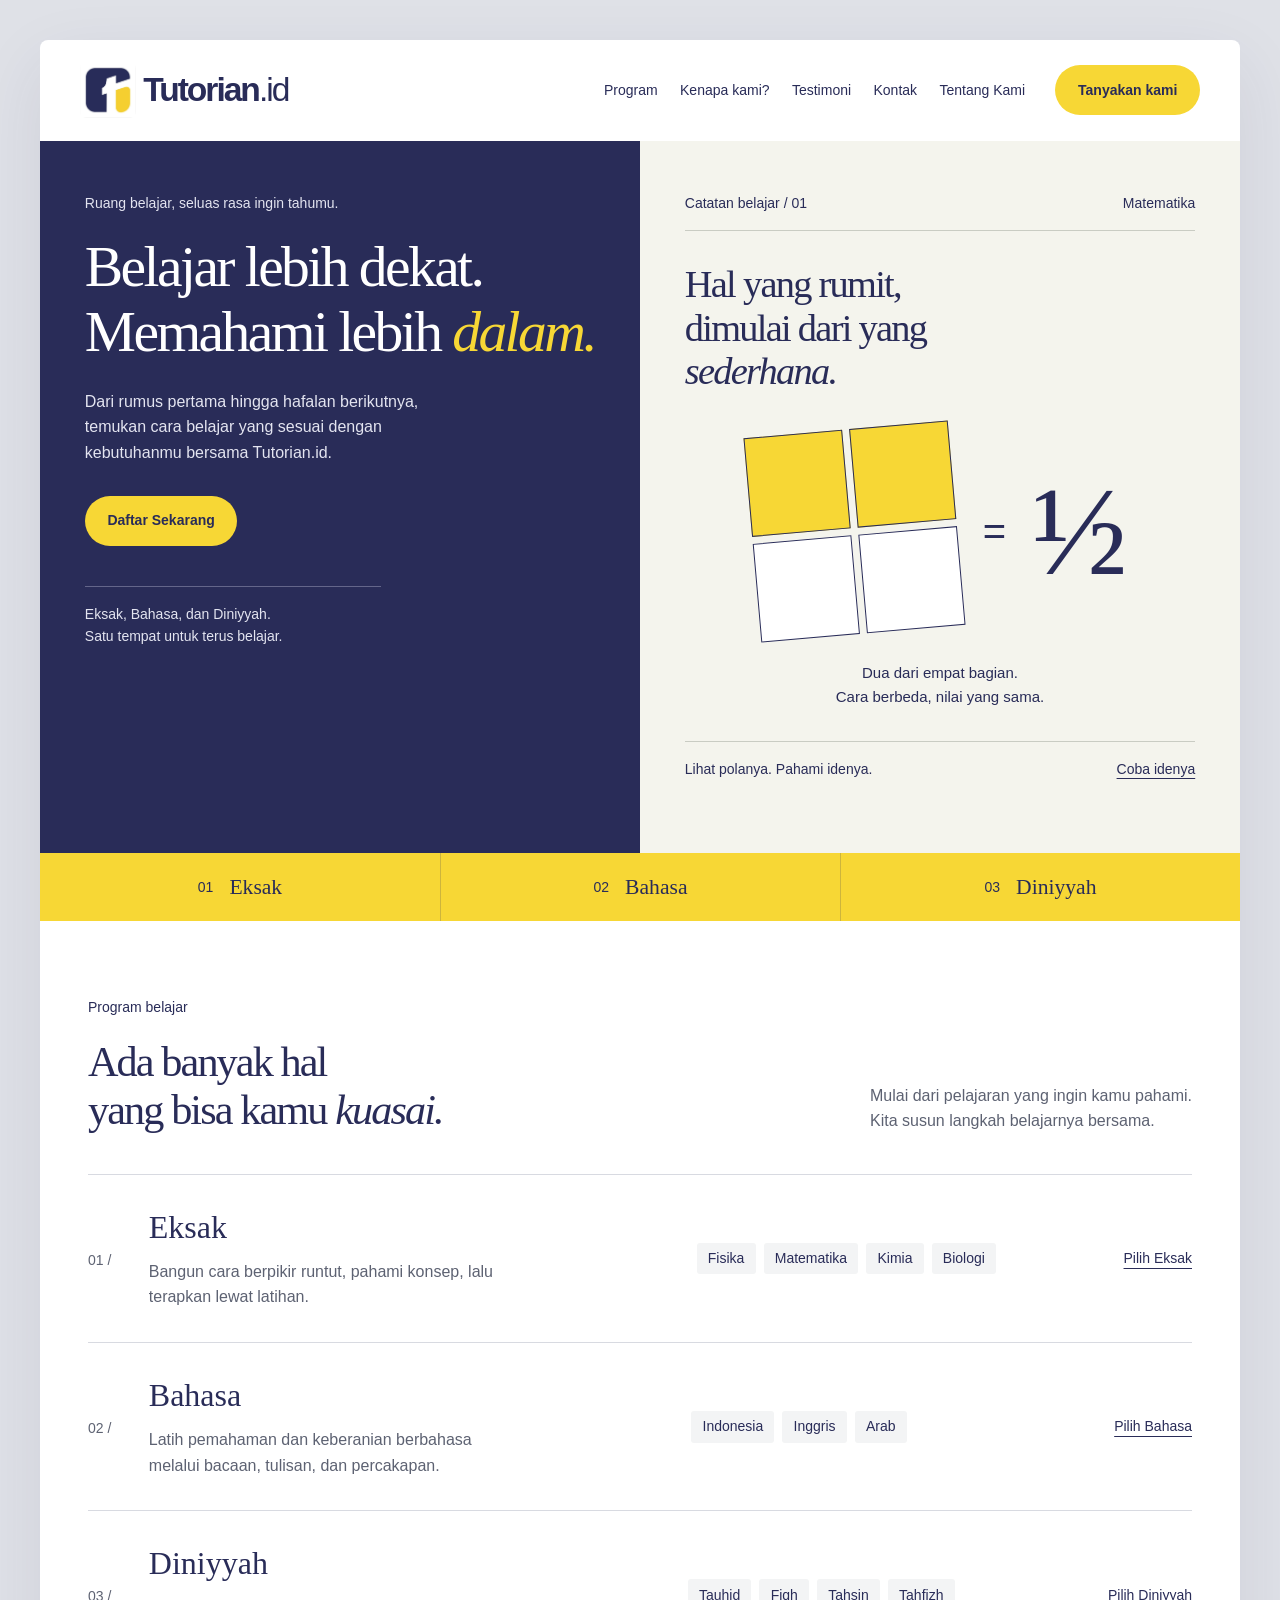
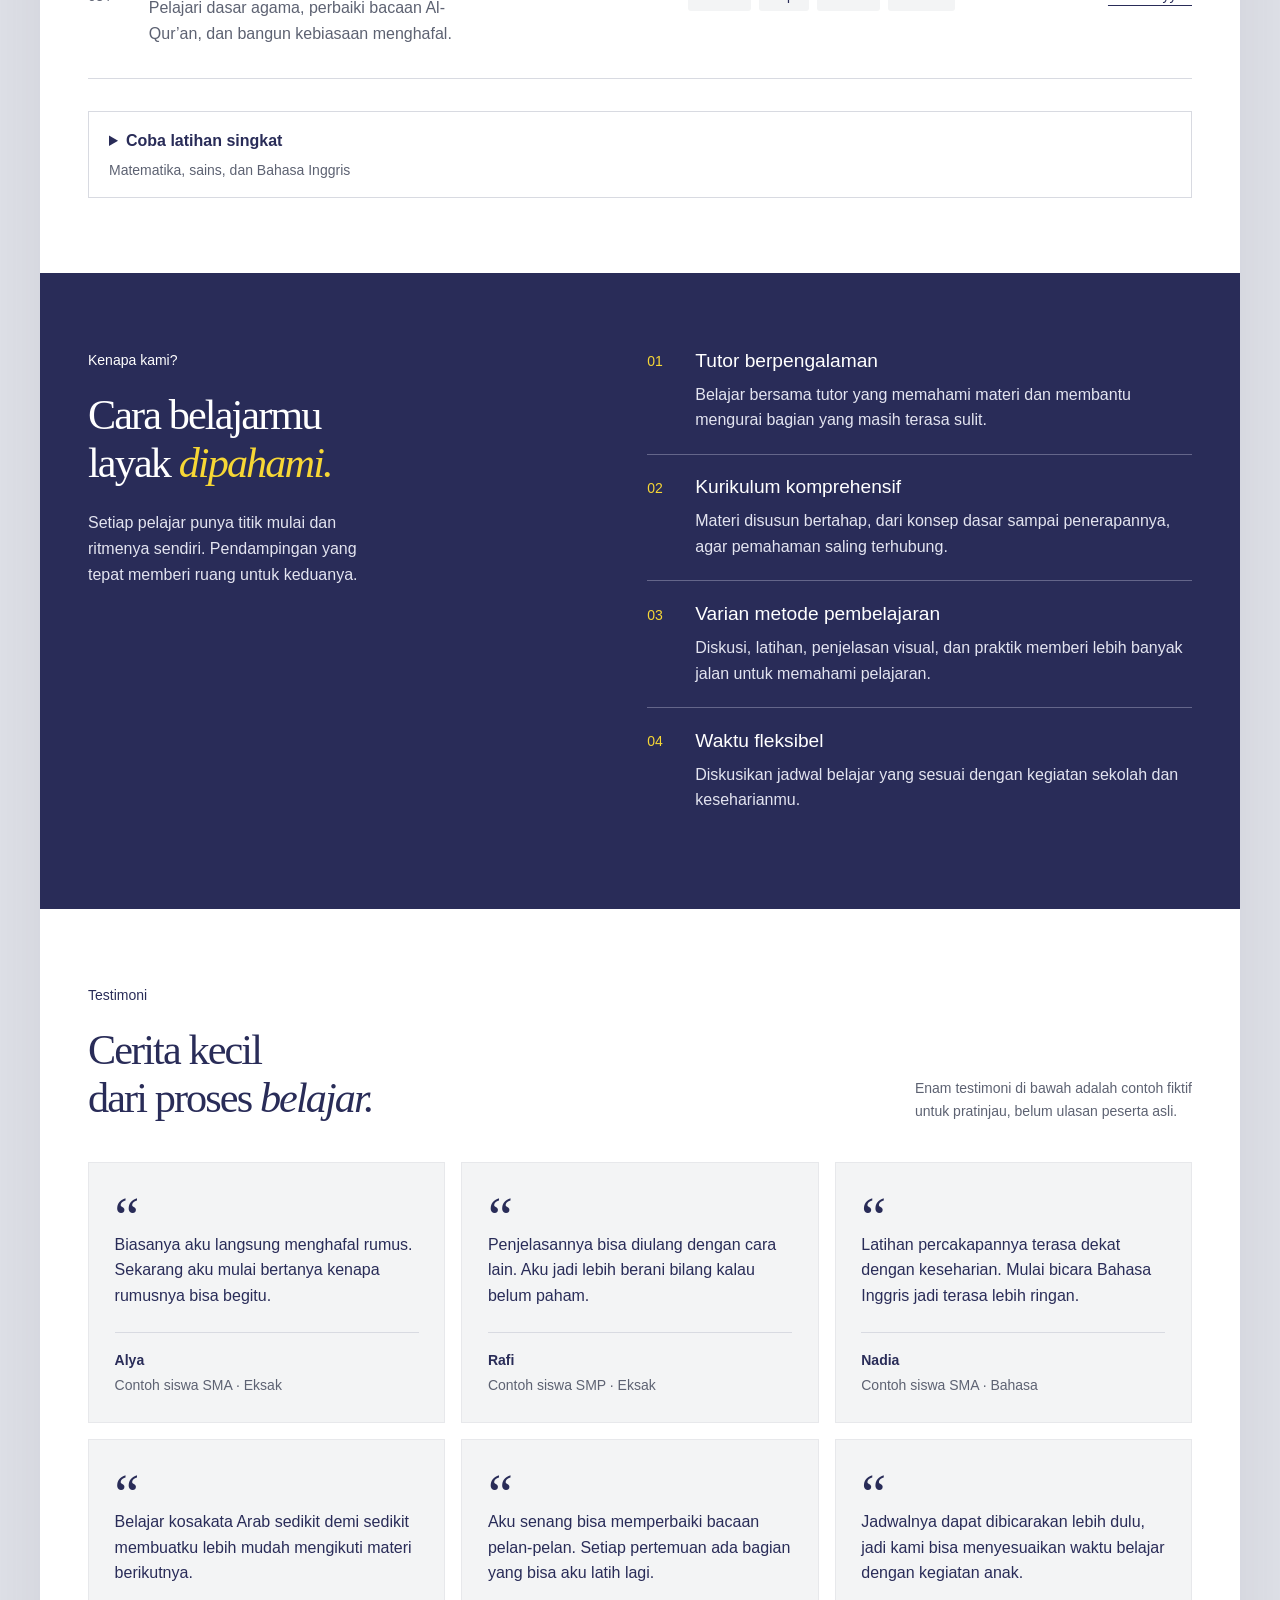
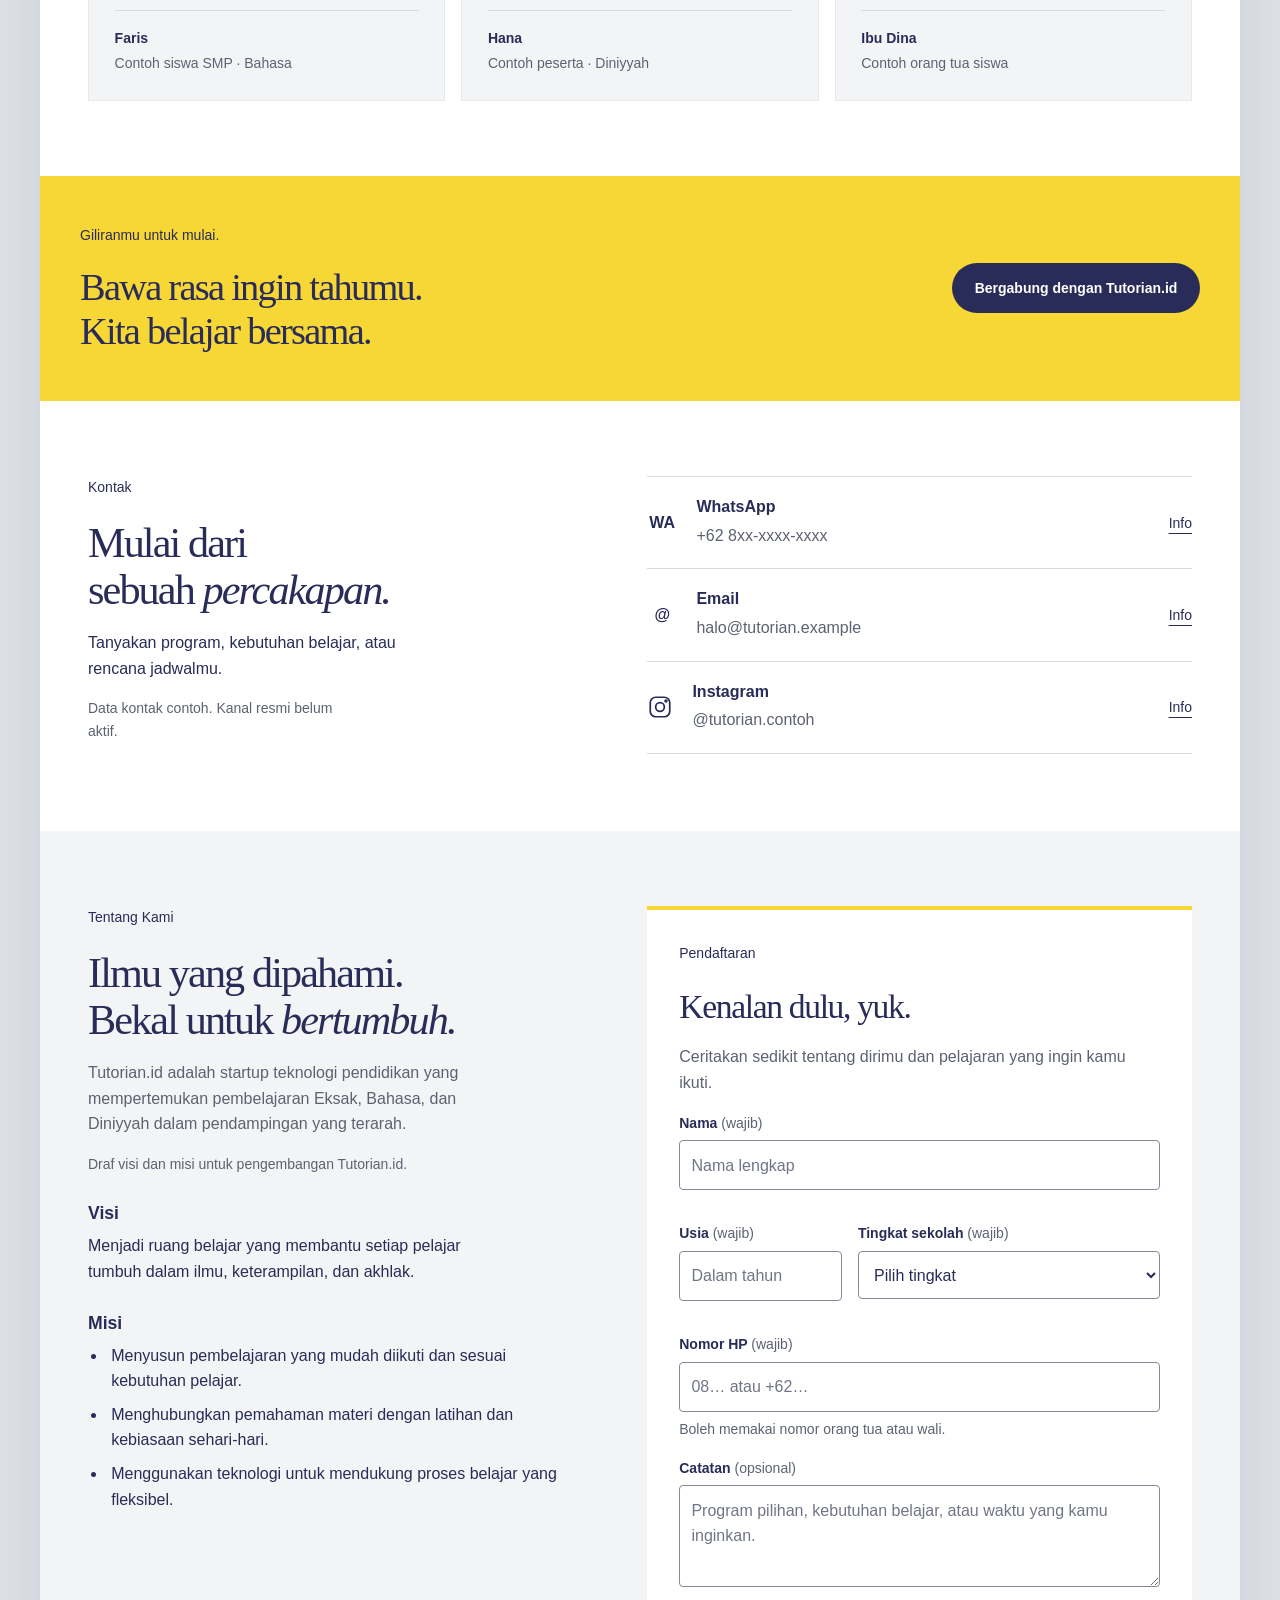
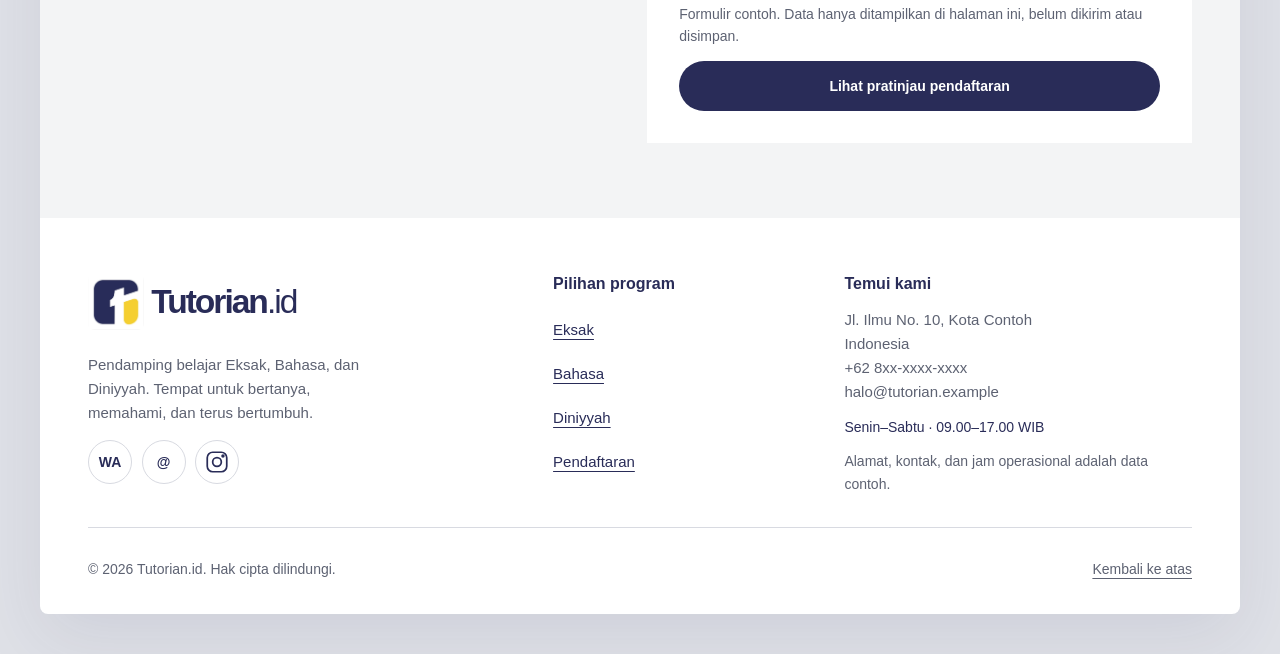
<file: index.html>
<!doctype html>
<html lang="id">
<head>
  <meta charset="utf-8">
  <meta name="viewport" content="width=device-width, initial-scale=1">
  <meta name="description" content="Tutorian.id mendampingi proses belajar Eksak, Bahasa, dan Diniyyah melalui pembelajaran yang terarah dan waktu yang fleksibel.">
  <meta name="theme-color" content="#292c58">
  <title>Tutorian.id | Temukan caramu memahami</title>
  <link rel="icon" type="image/jpg" href="tutorian-logo.jpg">
  <link rel="stylesheet" href="KulitTutorian.css">
  <script src="DaginTutorian.js" defer></script>
</head>
<body>
  <a class="skip-link" href="#utama">Lewati navigasi</a>
  <div class="page-shell">
    <header class="site-header">
      <a class="wordmark" href="#utama" aria-label="Tutorian.id, beranda"><img src="tutorian-logo.jpg" width="56" height="56" alt=""><span>Tutorian<span class="brand-suffix">.id</span></span></a>
      <button class="menu-toggle" type="button" aria-expanded="false" aria-controls="navigasi">Menu</button>
      <nav id="navigasi" aria-label="Navigasi utama">
        <a href="#program">Program</a>
        <a href="#kenapa-kami">Kenapa kami?</a>
        <a href="#testimoni">Testimoni</a>
        <a href="#kontak">Kontak</a>
        <a href="#tentang">Tentang Kami</a>
        <a class="button header-cta" href="#kontak">Tanyakan kami</a>
      </nav>
    </header>
    <main id="utama">
      <section class="hero" aria-labelledby="hero-title">
        <div class="hero-copy">
          <p class="section-note">Ruang belajar, seluas rasa ingin tahumu.</p>
          <h1 id="hero-title">Belajar lebih dekat.<br>Memahami lebih <em>dalam.</em></h1>
          <p>Dari rumus pertama hingga hafalan berikutnya, temukan cara belajar yang sesuai dengan kebutuhanmu bersama Tutorian.id.</p>
          <a class="button" href="#pendaftaran">Daftar Sekarang</a>
          <p class="hero-footnote">Eksak, Bahasa, dan Diniyyah.<br>Satu tempat untuk terus belajar.</p>
        </div>
        <div class="learning-board" aria-labelledby="board-title">
          <div class="board-heading"><span>Catatan belajar / 01</span><span>Matematika</span></div>
          <h2 id="board-title">Hal yang rumit,<br>dimulai dari yang <em>sederhana.</em></h2>
          <div class="fraction-diagram" role="img" aria-label="Dua dari empat bagian diwarnai kuning, sama dengan satu per dua atau setengah.">
            <div class="fraction-tiles" aria-hidden="true"><span></span><span></span><span></span><span></span></div>
            <span class="fraction-equals" aria-hidden="true">=</span>
            <span class="fraction-number" aria-hidden="true">½</span>
          </div>
          <p class="board-caption">Dua dari empat bagian.<br>Cara berbeda, nilai yang sama.</p>
          <div class="board-bottom"><span>Lihat polanya. Pahami idenya.</span><a href="#latihan" data-topic="matematika">Coba idenya</a></div>
        </div>
      </section>
      <div class="subject-ribbon" aria-label="Bidang pembelajaran"><a href="#eksak"><span>01</span> Eksak</a><a href="#bahasa"><span>02</span> Bahasa</a><a href="#diniyyah"><span>03</span> Diniyyah</a></div>
      <section class="program-section section-space" id="program" aria-labelledby="program-title">
        <div class="section-heading"><div><p class="section-note">Program belajar</p><h2 id="program-title">Ada banyak hal<br>yang bisa kamu <em>kuasai.</em></h2></div><p>Mulai dari pelajaran yang ingin kamu pahami.<br>Kita susun langkah belajarnya bersama.</p></div>
        <div class="program-list">
          <article class="program-row" id="eksak"><span class="program-index">01 /</span><div><h3>Eksak</h3><p>Bangun cara berpikir runtut, pahami konsep, lalu terapkan lewat latihan.</p></div><ul class="subject-tags"><li>Fisika</li><li>Matematika</li><li>Kimia</li><li>Biologi</li></ul><a class="text-link" href="#pendaftaran" data-program="Eksak">Pilih Eksak</a></article>
          <article class="program-row" id="bahasa"><span class="program-index">02 /</span><div><h3>Bahasa</h3><p>Latih pemahaman dan keberanian berbahasa melalui bacaan, tulisan, dan percakapan.</p></div><ul class="subject-tags"><li>Indonesia</li><li>Inggris</li><li>Arab</li></ul><a class="text-link" href="#pendaftaran" data-program="Bahasa">Pilih Bahasa</a></article>
          <article class="program-row" id="diniyyah"><span class="program-index">03 /</span><div><h3>Diniyyah</h3><p>Pelajari dasar agama, perbaiki bacaan Al-Qur’an, dan bangun kebiasaan menghafal.</p></div><ul class="subject-tags"><li>Tauhid</li><li>Fiqh</li><li>Tahsin</li><li>Tahfizh</li></ul><a class="text-link" href="#pendaftaran" data-program="Diniyyah">Pilih Diniyyah</a></article>
        </div>
        <details class="sample-panel" id="latihan">
          <summary>Coba latihan singkat <span>Matematika, sains, dan Bahasa Inggris</span></summary>
          <div class="learning-section">
            <div class="learning-copy"><p class="section-note">Ruang untuk mencoba</p><h3>Paham dimulai<br>dari mencoba.</h3><p>Pilih jawaban, baca alasannya, lalu lanjutkan ke soal berikutnya.</p><p class="demo-note">Sesi contoh. Jawaban hanya diproses di halaman ini.</p></div>
            <div class="lesson" aria-label="Latihan singkat">
              <div class="topic-choices" role="group" aria-label="Pilih materi latihan"><button type="button" data-topic="matematika" aria-pressed="true">Matematika</button><button type="button" data-topic="sains" aria-pressed="false">Sains</button><button type="button" data-topic="bahasa" aria-pressed="false">Bahasa Inggris</button></div>
              <div class="lesson-meta"><span id="lesson-topic">Mengenal pecahan</span><span id="lesson-progress">Soal 1 dari 2</span></div>
              <h3 id="question">Satu pizza dibagi menjadi 4 bagian sama besar. Kamu mengambil 1 bagian. Berapa bagian pizza yang kamu ambil?</h3>
              <div class="answers" id="answers"><p>Aktifkan JavaScript untuk mencoba pilihan jawaban.</p></div>
              <div id="feedback" class="feedback" role="status" aria-live="polite"><p>Pilih jawaban yang menurutmu tepat.</p></div>
              <button class="button lesson-next" id="next-question" type="button" hidden>Soal berikutnya</button>
              <noscript><p>Latihan interaktif memerlukan JavaScript. Satu dari empat bagian ditulis 1/4.</p></noscript>
            </div>
          </div>
        </details>
      </section>
      <section class="why-section section-space" id="kenapa-kami" aria-labelledby="why-title">
        <div class="why-intro"><p class="section-note">Kenapa kami?</p><h2 id="why-title">Cara belajarmu<br>layak <em>dipahami.</em></h2><p>Setiap pelajar punya titik mulai dan ritmenya sendiri. Pendampingan yang tepat memberi ruang untuk keduanya.</p></div>
        <div class="reason-list">
          <article><span>01</span><div><h3>Tutor berpengalaman</h3><p>Belajar bersama tutor yang memahami materi dan membantu mengurai bagian yang masih terasa sulit.</p></div></article>
          <article><span>02</span><div><h3>Kurikulum komprehensif</h3><p>Materi disusun bertahap, dari konsep dasar sampai penerapannya, agar pemahaman saling terhubung.</p></div></article>
          <article><span>03</span><div><h3>Varian metode pembelajaran</h3><p>Diskusi, latihan, penjelasan visual, dan praktik memberi lebih banyak jalan untuk memahami pelajaran.</p></div></article>
          <article><span>04</span><div><h3>Waktu fleksibel</h3><p>Diskusikan jadwal belajar yang sesuai dengan kegiatan sekolah dan keseharianmu.</p></div></article>
        </div>
      </section>
      <section class="testimonials section-space" id="testimoni" aria-labelledby="testimonials-title">
        <div class="section-heading"><div><p class="section-note">Testimoni</p><h2 id="testimonials-title">Cerita kecil<br>dari proses <em>belajar.</em></h2></div><p class="placeholder-note">Enam testimoni di bawah adalah contoh fiktif<br>untuk pratinjau, belum ulasan peserta asli.</p></div>
        <div class="testimonial-grid">
          <figure class="quote-card"><span class="quote-mark" aria-hidden="true">“</span><blockquote>Biasanya aku langsung menghafal rumus. Sekarang aku mulai bertanya kenapa rumusnya bisa begitu.</blockquote><figcaption><strong>Alya</strong><span>Contoh siswa SMA · Eksak</span></figcaption></figure>
          <figure class="quote-card"><span class="quote-mark" aria-hidden="true">“</span><blockquote>Penjelasannya bisa diulang dengan cara lain. Aku jadi lebih berani bilang kalau belum paham.</blockquote><figcaption><strong>Rafi</strong><span>Contoh siswa SMP · Eksak</span></figcaption></figure>
          <figure class="quote-card"><span class="quote-mark" aria-hidden="true">“</span><blockquote>Latihan percakapannya terasa dekat dengan keseharian. Mulai bicara Bahasa Inggris jadi terasa lebih ringan.</blockquote><figcaption><strong>Nadia</strong><span>Contoh siswa SMA · Bahasa</span></figcaption></figure>
          <figure class="quote-card"><span class="quote-mark" aria-hidden="true">“</span><blockquote>Belajar kosakata Arab sedikit demi sedikit membuatku lebih mudah mengikuti materi berikutnya.</blockquote><figcaption><strong>Faris</strong><span>Contoh siswa SMP · Bahasa</span></figcaption></figure>
          <figure class="quote-card"><span class="quote-mark" aria-hidden="true">“</span><blockquote>Aku senang bisa memperbaiki bacaan pelan-pelan. Setiap pertemuan ada bagian yang bisa aku latih lagi.</blockquote><figcaption><strong>Hana</strong><span>Contoh peserta · Diniyyah</span></figcaption></figure>
          <figure class="quote-card"><span class="quote-mark" aria-hidden="true">“</span><blockquote>Jadwalnya dapat dibicarakan lebih dulu, jadi kami bisa menyesuaikan waktu belajar dengan kegiatan anak.</blockquote><figcaption><strong>Ibu Dina</strong><span>Contoh orang tua siswa</span></figcaption></figure>
        </div>
      </section>
      <section class="join-strip" aria-labelledby="join-title"><div><p class="section-note">Giliranmu untuk mulai.</p><h2 id="join-title">Bawa rasa ingin tahumu.<br>Kita belajar bersama.</h2></div><a class="button button-dark" href="#pendaftaran">Bergabung dengan Tutorian.id</a></section>
      <section class="contact-section section-space" id="kontak" aria-labelledby="contact-title">
        <div><p class="section-note">Kontak</p><h2 id="contact-title">Mulai dari<br>sebuah <em>percakapan.</em></h2><p>Tanyakan program, kebutuhan belajar, atau rencana jadwalmu.</p><p class="placeholder-note">Data kontak contoh. Kanal resmi belum aktif.</p></div>
        <div class="contact-list">
          <a href="#info-kontak" data-contact="WhatsApp" class="contact-item"><span class="contact-icon" aria-hidden="true">WA</span><div><h3>WhatsApp</h3><p>+62 8xx-xxxx-xxxx</p></div><span class="contact-action">Info</span></a>
          <a href="#info-kontak" data-contact="Email" class="contact-item"><span class="contact-icon" aria-hidden="true">@</span><div><h3>Email</h3><p>halo@tutorian.example</p></div><span class="contact-action">Info</span></a>
          <a href="#info-kontak" data-contact="Instagram" class="contact-item"><svg class="social-icon" viewBox="0 0 24 24" aria-hidden="true"><rect x="3" y="3" width="18" height="18" rx="5"/><circle cx="12" cy="12" r="4"/><circle cx="17.5" cy="6.5" r=".8"/></svg><div><h3>Instagram</h3><p>@tutorian.contoh</p></div><span class="contact-action">Info</span></a>
        </div>
      </section>
      <section class="about-section section-space" id="tentang" aria-labelledby="about-title">
        <div class="about-copy"><p class="section-note">Tentang Kami</p><h2 id="about-title">Ilmu yang dipahami.<br>Bekal untuk <em>bertumbuh.</em></h2><p>Tutorian.id adalah startup teknologi pendidikan yang mempertemukan pembelajaran Eksak, Bahasa, dan Diniyyah dalam pendampingan yang terarah.</p><p class="placeholder-note">Draf visi dan misi untuk pengembangan Tutorian.id.</p><div class="vision"><h3>Visi</h3><p>Menjadi ruang belajar yang membantu setiap pelajar tumbuh dalam ilmu, keterampilan, dan akhlak.</p></div><div class="mission"><h3>Misi</h3><ul><li>Menyusun pembelajaran yang mudah diikuti dan sesuai kebutuhan pelajar.</li><li>Menghubungkan pemahaman materi dengan latihan dan kebiasaan sehari-hari.</li><li>Menggunakan teknologi untuk mendukung proses belajar yang fleksibel.</li></ul></div></div>
        <div class="registration" id="pendaftaran">
          <p class="section-note">Pendaftaran</p><h3>Kenalan dulu, yuk.</h3><p>Ceritakan sedikit tentang dirimu dan pelajaran yang ingin kamu ikuti.</p>
          <form id="registration-form" aria-describedby="form-note">
            <div class="form-field"><label for="student-name">Nama <span>(wajib)</span></label><input id="student-name" type="text" autocomplete="name" minlength="2" maxlength="100" placeholder="Nama lengkap" required></div>
            <div class="form-pair"><div class="form-field"><label for="student-age">Usia <span>(wajib)</span></label><input id="student-age" type="number" min="1" max="120" inputmode="numeric" placeholder="Dalam tahun" required></div><div class="form-field"><label for="school-level">Tingkat sekolah <span>(wajib)</span></label><select id="school-level" required><option value="">Pilih tingkat</option><option>SD / MI</option><option>SMP / MTs</option><option>SMA / MA / SMK</option><option>Perguruan tinggi</option><option>Umum</option></select></div></div>
            <div class="form-field"><label for="phone-number">Nomor HP <span>(wajib)</span></label><input id="phone-number" type="tel" autocomplete="tel" inputmode="tel" maxlength="24" placeholder="08… atau +62…" aria-describedby="phone-hint" required><small id="phone-hint">Boleh memakai nomor orang tua atau wali.</small></div>
            <div class="form-field"><label for="student-notes">Catatan <span>(opsional)</span></label><textarea id="student-notes" rows="3" maxlength="1000" placeholder="Program pilihan, kebutuhan belajar, atau waktu yang kamu inginkan."></textarea></div>
            <p id="form-note" class="demo-note">Formulir contoh. Data hanya ditampilkan di halaman ini, belum dikirim atau disimpan.</p>
            <button class="button button-dark" id="registration-submit" type="submit" disabled>Lihat pratinjau pendaftaran</button>
            <noscript><p>Aktifkan JavaScript untuk melihat pratinjau pendaftaran.</p></noscript>
            <div id="registration-result" class="registration-result" role="status" aria-live="polite" tabindex="-1" hidden></div>
          </form>
        </div>
      </section>
    </main>
    <footer class="site-footer">
      <div class="footer-main">
        <div class="footer-brand"><a class="wordmark" href="#utama"><img src="tutorian-logo.jpg" width="56" height="56" alt=""><span>Tutorian<span class="brand-suffix">.id</span></span></a><p>Pendamping belajar Eksak, Bahasa, dan Diniyyah. Tempat untuk bertanya, memahami, dan terus bertumbuh.</p><div class="social-links"><a href="#info-kontak" data-contact="WhatsApp" aria-label="Informasi WhatsApp contoh"><span aria-hidden="true">WA</span></a><a href="#info-kontak" data-contact="Email" aria-label="Informasi email contoh"><span aria-hidden="true">@</span></a><a href="#info-kontak" data-contact="Instagram" aria-label="Informasi Instagram contoh"><svg class="social-icon" viewBox="0 0 24 24" aria-hidden="true"><rect x="3" y="3" width="18" height="18" rx="5"/><circle cx="12" cy="12" r="4"/><circle cx="17.5" cy="6.5" r=".8"/></svg></a></div></div>
        <nav class="footer-programs" aria-label="Program di footer"><h3>Pilihan program</h3><a href="#eksak">Eksak</a><a href="#bahasa">Bahasa</a><a href="#diniyyah">Diniyyah</a><a href="#pendaftaran">Pendaftaran</a></nav>
        <div class="footer-contact"><h3>Temui kami</h3><address>Jl. Ilmu No. 10, Kota Contoh<br>Indonesia<br>+62 8xx-xxxx-xxxx<br>halo@tutorian.example</address><p>Senin–Sabtu · 09.00–17.00 WIB</p><p class="demo-note">Alamat, kontak, dan jam operasional adalah data contoh.</p></div>
      </div>
      <div class="footer-bottom"><p>© <span id="copyright-year">2027</span> Tutorian.id. Hak cipta dilindungi.</p><a href="#utama">Kembali ke atas</a></div>
    </footer>
  </div>
  <dialog id="contact-dialog" aria-labelledby="contact-dialog-title"><h2 id="contact-dialog-title">Kontak contoh</h2><p id="contact-dialog-copy">Kanal ini belum aktif.</p><form method="dialog"><button class="button button-dark">Tutup</button></form></dialog>
  <div id="info-kontak" class="contact-fallback"><p>Kontak pada halaman ini adalah contoh. Nomor WhatsApp, email, dan Instagram resmi akan ditambahkan sebelum pendaftaran dibuka.</p></div>
</body>
</html>
</file>
<file: KulitTutorian.css>
:root { color-scheme:light; --ink:#292c58; --muted:#5d6272; --yellow:#f7d735; --paper:#fff; --wash:#f3f4f5; --line:#d8dae1; --soft:#e3e4f0; }
* { box-sizing:border-box; }
html { scroll-behavior:smooth; scroll-padding-top:1.5rem; }
body { margin:0; padding:1rem; color:var(--ink); background:#dfe1e7; font-family:Arial,Helvetica,sans-serif; font-size:1rem; line-height:1.6; }
a { color:inherit; }
button,input,select,textarea { font:inherit; }
button,summary { cursor:pointer; }
button:disabled { cursor:not-allowed; opacity:.65; }
[hidden] { display:none !important; }
:focus-visible { outline:3px solid #9a6410; outline-offset:4px; box-shadow:0 0 0 4px white; }
.page-shell { max-width:1440px; margin:auto; background:var(--paper); border-radius:8px; box-shadow:0 24px 70px #292c5817; }
.skip-link { position:absolute; top:-100px; left:1rem; z-index:10; background:white; padding:1rem; }
.skip-link:focus { top:1rem; }
.site-header { display:flex; align-items:center; flex-wrap:wrap; justify-content:space-between; gap:1rem; padding:1.2rem 1.25rem; }
.wordmark { display:inline-flex; gap:.45rem; align-items:center; font-size:1.9rem; font-weight:700; text-decoration:none; letter-spacing:-.06em; line-height:1.2; }
.wordmark img { display:block; width:48px; height:48px; border-radius:7px; }
.brand-suffix { font-weight:400; }
.menu-toggle { min-height:44px; padding:.4rem .8rem; color:var(--ink); background:white; border:1px solid var(--line); border-radius:4px; }
.site-header nav { width:100%; display:flex; flex-direction:column; gap:.2rem; }
.site-header nav > a:not(.button) { display:flex; align-items:center; min-height:44px; text-decoration:none; font-size:.875rem; }
.site-header nav > a:not(.button):hover,.text-link:hover { text-decoration:underline; text-underline-offset:5px; }
.button { display:inline-flex; justify-content:center; align-items:center; min-height:48px; padding:.8rem 1.35rem; border:1px solid transparent; border-radius:40px; color:var(--ink); background:var(--yellow); font-size:.875rem; font-weight:700; text-decoration:none; text-align:center; transition:background .16s ease,transform .16s ease; }
.button:hover { background:#ffe45c; transform:translateY(-1px); }
.button-dark { background:var(--ink); color:white; }
.button-dark:hover { background:#424677; }
.header-cta { margin-top:.5rem; }
.hero { display:grid; grid-template-columns:minmax(0,1fr); }
.hero-copy { padding:2.6rem 1.5rem; background:var(--ink); color:white; display:flex; flex-direction:column; align-items:flex-start; }
.section-note { margin:0 0 1.25rem; font-size:.875rem; font-weight:500; }
.hero-copy .section-note { color:var(--soft); }
h1,h2 { font-family:Georgia,'Times New Roman',serif; font-weight:400; line-height:1.13; letter-spacing:-.045em; }
h1 { font-size:clamp(2.7rem,4.5vw,4.7rem); margin:0 0 1.5rem; }
h1 em { color:var(--yellow); }
h2 { font-size:clamp(2.1rem,3.3vw,3.45rem); margin:0; }
h3 { line-height:1.3; }
.hero-copy > p:not(.section-note) { color:var(--soft); margin:0 0 1.9rem; max-width:38ch; }
.hero-copy > .hero-footnote { width:100%; margin:2.5rem 0 0 !important; padding-top:1rem; border-top:1px solid #64668a; font-size:.875rem; }
.learning-board { display:flex; flex-direction:column; min-width:0; padding:2rem 1.5rem; background:#f4f4ed; }
.board-heading { display:flex; flex-wrap:wrap; justify-content:space-between; gap:.5rem; font-size:.875rem; padding-bottom:1rem; border-bottom:1px solid #c9ccc3; }
.learning-board h2 { margin:2rem 0 0; font-size:clamp(2rem,3vw,3.15rem); max-width:17ch; }
.fraction-diagram { display:flex; align-items:center; justify-content:center; gap:clamp(.7rem,2vw,2rem); padding:2.2rem 0 1.7rem; }
.fraction-tiles { display:grid; grid-template-columns:1fr 1fr; gap:7px; width:clamp(130px,16vw,225px); aspect-ratio:1; transform:rotate(-5deg); }
.fraction-tiles span { border:1.5px solid var(--ink); background:white; }
.fraction-tiles span:nth-child(-n+2) { background:var(--yellow); }
.fraction-equals { font-size:2.5rem; font-weight:400; }
.fraction-number { font-family:Georgia,'Times New Roman',serif; font-size:clamp(5rem,10vw,9rem); line-height:1; }
.board-caption { align-self:center; margin:0 0 2rem; text-align:center; font-size:.9375rem; }
.board-bottom { display:flex; flex-wrap:wrap; justify-content:space-between; gap:.75rem; margin-top:auto; border-top:1px solid #c9ccc3; padding-top:1rem; font-size:.875rem; }
.board-bottom a { text-underline-offset:4px; min-height:44px; }
.subject-ribbon { display:grid; grid-template-columns:repeat(3,minmax(0,1fr)); background:var(--yellow); }
.subject-ribbon a { display:flex; align-items:center; justify-content:center; gap:1rem; min-height:68px; font-family:Georgia,'Times New Roman',serif; font-size:1.35rem; text-decoration:none; }
.subject-ribbon a + a { border-left:1px solid #292c5833; }
.subject-ribbon span { display:none; font:normal .875rem Arial,sans-serif; }
.subject-ribbon a:hover { background:#ffe45c; text-decoration:underline; text-underline-offset:5px; }
.section-space { padding:3.5rem 1.5rem; }
.section-heading { display:flex; flex-wrap:wrap; align-items:flex-end; justify-content:space-between; gap:1.5rem; margin-bottom:2.5rem; }
.section-heading > p { color:var(--muted); margin:0; max-width:39ch; }
.program-row { display:grid; grid-template-columns:2rem minmax(0,1fr); gap:1rem; padding:2rem 0; border-top:1px solid var(--line); scroll-margin-top:2rem; }
.program-row:last-child { border-bottom:1px solid var(--line); }
.program-index { padding-top:.2rem; font-size:.875rem; color:var(--muted); }
.program-row h3 { margin:0 0 .65rem; font-family:Georgia,'Times New Roman',serif; font-size:2rem; font-weight:400; }
.program-row p { max-width:39ch; margin:0; color:var(--muted); }
.subject-tags { display:flex; flex-wrap:wrap; align-content:center; gap:.5rem; grid-column:2; margin:0; padding:0; list-style:none; }
.subject-tags li { padding:.3rem .7rem; background:var(--wash); font-size:.875rem; border-radius:3px; }
.text-link { display:inline-flex; align-items:center; min-height:44px; grid-column:2; text-underline-offset:5px; font-size:.875rem; }
.sample-panel { margin-top:2rem; border:1px solid var(--line); }
.sample-panel > summary { padding:1rem 1.25rem; font-weight:700; }
.sample-panel > summary span { display:block; margin-top:.3rem; color:var(--muted); font-size:.875rem; font-weight:400; }
.learning-section { display:grid; gap:2rem; padding:1.5rem; background:var(--wash); }
.learning-copy h3 { font-family:Georgia,'Times New Roman',serif; font-size:2rem; font-weight:400; margin:0; }
.learning-copy > p:not(.section-note) { color:var(--muted); }
.demo-note,.placeholder-note { color:var(--muted); font-size:.875rem; }
.lesson { padding:1.25rem; background:white; min-width:0; }
.topic-choices { display:flex; flex-wrap:wrap; gap:.5rem; margin-bottom:1.5rem; }
.topic-choices button { border:1px solid var(--line); border-radius:4px; min-height:44px; padding:.5rem .7rem; background:white; color:var(--ink); font-size:.875rem; }
.topic-choices button[aria-pressed="true"] { background:var(--ink); color:white; }
.lesson-meta { display:flex; flex-wrap:wrap; gap:.5rem 1rem; justify-content:space-between; color:var(--muted); font-size:.875rem; }
.lesson h3 { margin:1.1rem 0; font-size:1.2rem; line-height:1.5; font-weight:400; }
.answers { display:grid; grid-template-columns:repeat(2,minmax(0,1fr)); gap:.65rem; }
.answer { min-height:52px; padding:.7rem; border:1px solid var(--muted); border-radius:4px; background:white; color:var(--ink); overflow-wrap:anywhere; }
.answer:hover { background:var(--wash); }
.answer[aria-pressed="true"] { background:var(--ink); color:white; }
.feedback { margin-top:1.4rem; border-top:1px solid var(--line); padding-top:1rem; font-size:.9375rem; }
.feedback p { margin:0; }
.feedback strong { display:block; margin-bottom:.35rem; }
.lesson-next { margin-top:1rem; }
.why-section { display:grid; gap:2.5rem; background:var(--ink); color:white; }
.why-intro h2 em { color:var(--yellow); }
.why-intro > p:last-child { color:var(--soft); max-width:34ch; margin-top:1.5rem; }
.reason-list article { display:grid; grid-template-columns:2rem minmax(0,1fr); gap:1rem; padding:1.3rem 0; border-top:1px solid #64668a; }
.reason-list article:first-child { padding-top:0; border-top:0; }
.reason-list article > span { color:var(--yellow); font-size:.875rem; padding-top:.1rem; }
.reason-list h3 { font-size:1.2rem; margin:0 0 .5rem; font-weight:500; }
.reason-list p { color:var(--soft); margin:0; }
.testimonial-grid { display:grid; grid-template-columns:minmax(0,1fr); gap:1rem; }
.quote-card { display:flex; flex-direction:column; margin:0; padding:1.6rem; background:var(--wash); border:1px solid #e7e8eb; }
.quote-mark { font-family:Georgia,'Times New Roman',serif; font-size:3.5rem; line-height:1; height:2.7rem; }
.quote-card blockquote { margin:0 0 1.5rem; }
.quote-card figcaption { display:grid; gap:.15rem; margin-top:auto; border-top:1px solid var(--line); padding-top:1rem; font-size:.875rem; }
.quote-card figcaption span { color:var(--muted); }
.join-strip { display:flex; flex-wrap:wrap; align-items:center; justify-content:space-between; gap:2rem; padding:2.7rem 1.5rem; background:var(--yellow); }
.join-strip h2 { font-size:clamp(2rem,3vw,3rem); }
.contact-section { display:grid; gap:2rem; }
.contact-section > div > p:not(.section-note) { max-width:35ch; }
.contact-item { display:flex; align-items:center; gap:1.2rem; padding:1.25rem 0; border-bottom:1px solid var(--line); text-decoration:none; }
.contact-item:first-child { border-top:1px solid var(--line); }
.contact-item h3 { margin:0 0 .3rem; font-size:1rem; }
.contact-item p { margin:0; color:var(--muted); overflow-wrap:anywhere; }
.contact-item > div { min-width:0; }
.contact-icon { width:30px; flex-shrink:0; font-weight:700; text-align:center; }
.contact-action { margin-left:auto; font-size:.875rem; text-decoration:underline; text-underline-offset:5px; }
.contact-item:hover { background:var(--wash); }
.social-icon { width:26px; height:26px; flex-shrink:0; fill:none; stroke:currentColor; stroke-width:1.6; }
.about-section { display:grid; gap:3rem; background:var(--wash); }
.about-copy > p:not(.section-note) { color:var(--muted); max-width:47ch; }
.about-copy h3 { font-size:1.1rem; margin:1.7rem 0 .5rem; }
.vision p { margin:0; max-width:47ch; }
.mission ul { padding-left:1.2rem; margin:0; }
.mission li { margin:.5rem 0; padding-left:.25rem; }
.registration { padding:1.5rem; background:white; border-top:4px solid var(--yellow); scroll-margin-top:2rem; min-width:0; }
.registration > h3 { font-family:Georgia,'Times New Roman',serif; font-size:2.1rem; font-weight:400; margin:0; letter-spacing:-.04em; }
.registration > p:not(.section-note) { color:var(--muted); }
.form-field { display:flex; flex-direction:column; gap:.4rem; margin:1rem 0; min-width:0; }
.form-field label { font-size:.875rem; font-weight:700; }
.form-field label span { font-weight:400; color:var(--muted); }
.form-field input,.form-field select,.form-field textarea { width:100%; min-height:48px; padding:.7rem; border:1px solid #858a9a; border-radius:4px; background:white; color:var(--ink); }
.form-field textarea { resize:vertical; }
.form-field small { font-size:.875rem; color:var(--muted); }
.form-field input::placeholder,.form-field textarea::placeholder { color:#707586; opacity:1; }
.form-pair { display:grid; grid-template-columns:minmax(0,1fr); }
.registration .button { width:100%; }
.registration-result { margin-top:1.5rem; padding:1rem; border:1px solid var(--line); background:var(--wash); overflow-wrap:anywhere; }
.registration-result h4 { margin:0 0 .5rem; }
.registration-result p { margin:.4rem 0; font-size:.875rem; }
.registration-result ul { padding-left:1.1rem; margin:.7rem 0 0; font-size:.875rem; white-space:pre-wrap; }
.site-footer { padding:2.5rem 1.5rem 1rem; }
.footer-main { display:grid; gap:2rem; }
.footer-brand > p { max-width:33ch; color:var(--muted); font-size:.9375rem; }
.social-links { display:flex; gap:.6rem; }
.social-links a { display:flex; align-items:center; justify-content:center; width:44px; height:44px; border:1px solid var(--line); border-radius:50%; text-decoration:none; font-size:.875rem; font-weight:700; }
.social-links a:hover { background:var(--yellow); }
.footer-main h3 { font-size:1rem; margin:0 0 .8rem; }
.footer-programs { display:flex; flex-direction:column; align-items:flex-start; }
.footer-programs a { display:flex; align-items:center; min-height:44px; text-underline-offset:4px; font-size:.9375rem; }
.footer-contact address { font-style:normal; font-size:.9375rem; color:var(--muted); }
.footer-contact p { margin:.75rem 0 0; font-size:.875rem; }
.footer-bottom { display:flex; flex-wrap:wrap; align-items:center; justify-content:space-between; gap:1rem; margin-top:2rem; padding-top:1rem; border-top:1px solid var(--line); font-size:.875rem; color:var(--muted); }
.footer-bottom a { display:flex; align-items:center; min-height:44px; text-underline-offset:4px; }
dialog { max-width:min(90vw,440px); padding:2rem; border:0; border-radius:8px; color:var(--ink); }
dialog::backdrop { background:#181b37aa; }
dialog h2 { font-size:2rem; }
.contact-fallback { display:none; max-width:650px; margin:auto; padding:1rem; }
.contact-fallback:target { display:block; }
@media (min-width:640px) {
  body { padding:1.5rem; }
  .site-header { padding:1.2rem 2rem; }
  .wordmark { font-size:2.1rem; }
  .wordmark img { width:56px; height:56px; }
  .hero-copy,.learning-board { padding:3rem; }
  .subject-ribbon span { display:inline; }
  .section-space { padding:4rem 2.5rem; }
  .testimonial-grid { grid-template-columns:repeat(2,minmax(0,1fr)); }
  .form-pair { grid-template-columns:.7fr 1.3fr; gap:1rem; }
  .join-strip { padding:3rem 2.5rem; }
  .registration { padding:2rem; }
  .footer-main { grid-template-columns:1.3fr 1fr; }
  .footer-brand { grid-column:1 / -1; }
  .site-footer { padding:3rem 2.5rem 1.2rem; }
}
@media (min-width:1000px) {
  body { padding:2.5rem; }
  .hero { grid-template-columns:1fr 1fr; }
  .hero-copy,.learning-board { padding:3.2rem 2.8rem; }
  .section-space { padding:4.7rem 3rem; }
  .program-row { grid-template-columns:2.3rem 1.3fr 1fr auto; gap:1.5rem; align-items:center; }
  .subject-tags,.text-link { grid-column:auto; }
  .learning-section { grid-template-columns:.8fr 1.2fr; padding:2rem; }
  .why-section { grid-template-columns:1fr 1.1fr; gap:4rem; }
  .testimonial-grid { grid-template-columns:repeat(3,minmax(0,1fr)); }
  .contact-section { grid-template-columns:1fr 1.1fr; gap:4rem; }
  .about-section { grid-template-columns:1fr 1.1fr; gap:4rem; }
  .footer-main { grid-template-columns:1.2fr .7fr 1fr; gap:3rem; }
  .footer-brand { grid-column:auto; }
  .site-footer { padding:3.5rem 3rem 1.2rem; }
}
@media (min-width:1200px) {
  .site-header { flex-wrap:nowrap; padding:1.4rem 2.5rem; }
  .site-header nav { width:auto; flex-direction:row; align-items:center; gap:1.4rem; }
  .menu-toggle { display:none; }
  .header-cta { margin-top:0; margin-left:.5rem; }
}
@media (max-width:359px) {
  body { padding:.5rem; }
  .site-header { padding:1rem; gap:.5rem; }
  .wordmark { font-size:1.7rem; gap:.2rem; }
  .wordmark img { width:40px; height:40px; }
  .hero-copy,.learning-board,.section-space { padding-left:1.2rem; padding-right:1.2rem; }
  h1 { font-size:2.5rem; }
  .contact-item { gap:.7rem; }
  .contact-action { display:none; }
  .lesson { padding:1rem; }
}
@media (prefers-reduced-motion:reduce) { html { scroll-behavior:auto; } .button { transition:none; transform:none; } }
</file>
